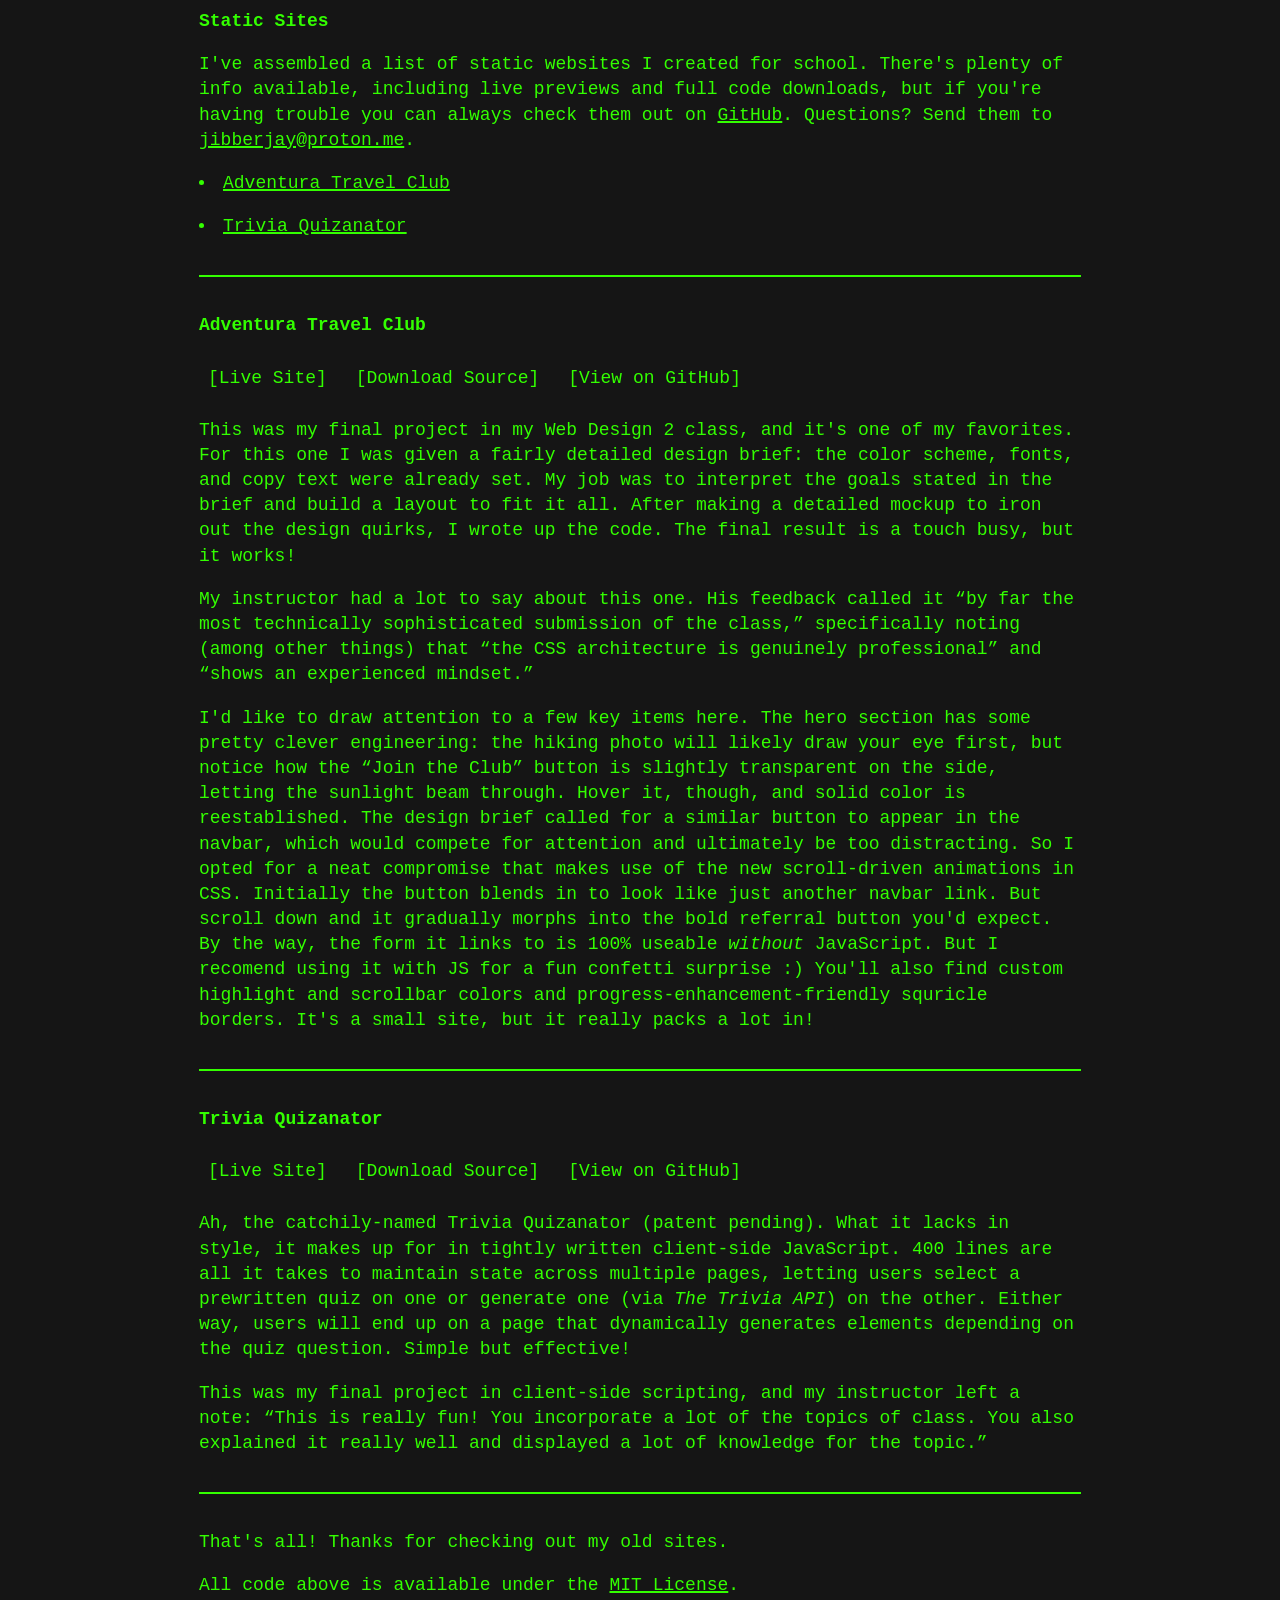
<file: index.html>
<!DOCTYPE html>
<html lang="en">
<head>

  <!-- Metadata -->
  <meta charset="UTF-8">
  <meta name="viewport" content="width=device-width,initial-scale=1.0">
  <link rel="icon" sizes="32x32" href="https://avatars.githubusercontent.com/u/170978782?size=32">
  <link rel="icon" sizes="96x96" href="https://avatars.githubusercontent.com/u/170978782?size=96">
  <title>Static Sites</title>

  <!-- CSS -->
  <style>
    *,
    *::before,
    *::after {
      box-sizing: border-box;
    }
    * {
      padding: 0;
      margin: 0;
      border: none;
    }
    :root {
      font-size: 112.5%;
      --green: #33ff00;
      --dark-green: #006400;
      --black: #151515;
    }
    html {
      background: var(--black);
      color: var(--green);
      color-scheme: dark;
      -webkit-text-size-adjust: 100%;
      text-size-adjust: 100%;
      -webkit-font-smoothing: antialiased;
    }
    :target {
      scroll-margin: 1rem;
    }
    ::selection {
      background: var(--dark-green);
      color: var(--black);
    }
    body {
      max-width: 50rem;
      min-height: 100svh;
      padding: 0.5rem;
      margin: auto;
      font-family: ui-monospace, monospace;
      line-height: 1.4;
      tab-size: 2;
      word-break: break-word;
      overflow-wrap: break-word;
    }
    * + * {
      margin: 0;
      margin-top: 1rem;
    }
    [disabled] {
      cursor: not-allowed;
    }
    [hidden]:not([hidden=until-found i]) {
      display: none !important;
    }
    svg {
      fill: currentColor;
    }
    h1,
    h2,
    h3,
    h4,
    h5,
    h6 {
      font-weight: bold;
      font-size: 1rem;
    }
    ul,
    ol {
      list-style-position: inside;
      list-style-type: none;
    }
    .list {
      list-style-type: disc;
    }
    hr {
      border-style: solid;
      border-width: 2px 0 0;
      margin-block: 2rem;
      color: inherit;
    }
    input,
    select,
    textarea,
    button {
      font: inherit;
    }
    input:is([type="checkbox"], [type="radio"], [type="submit"]),
    select,
    label[for],
    button {
      cursor: pointer;
    }
    .link {
      text-decoration-thickness: 2px;
    }
    .link, .link:link {
      color: var(--green);
    }
    .link:hover, .link:active {
      color: var(--dark-green);
    }
    .button {
      display: inline-block;
      padding: 0.5rem;
      text-decoration: none;
    }
    .button:before {
      content: "[";
      color: inherit;
    }
    .button:after {
      content: "]";
      color: inherit;
    }
    .button, .button:link {
      color: var(--green);
    }
    .button:hover, .button:active {
      color: var(--dark-green);
    }
  </style>

</head>
<body>
  <main>
    <h1>Static Sites</h1>
    <p>I've assembled a list of static websites I created for school. There's plenty of info available, including live previews and full code downloads, but if you're having trouble you can always check them out on <a class="link" href="https://github.com/Jibberjay/static-sites/" target="_blank">GitHub</a>. Questions? Send them to <a class="link" href="mailto:jibberjay&#64;proton&#46;me">jibberjay&#64;proton&#46;me</a>.</p>
    <ul class="list">
      <li>
        <a class="link" href="#adventura-travel-club">Adventura Travel Club</a>
      </li>
      <li>
        <a class="link" href="#trivia-quizanator">Trivia Quizanator</a>
      </li>
    </ul>
    <ul>
      <hr>
      <li>
        <article>
          <h2 id="adventura-travel-club">Adventura Travel Club</h2>
          <a class="button" target="_blank" href="./projects/adventura-travel-club/">Live Site</a>
          <a class="button" download href="./projects/adventura-travel-club.zip">Download Source</a>
          <a class="button" target="_blank" href="https://github.com/Jibberjay/static-sites/tree/main/projects/adventura-travel-club">View on GitHub</a>
          <p>This was my final project in my Web Design 2 class, and it's one of my favorites. For this one I was given a fairly detailed design brief: the color scheme, fonts, and copy text were already set. My job was to interpret the goals stated in the brief and build a layout to fit it all. After making a detailed mockup to iron out the design quirks, I wrote up the code. The final result is a touch busy, but it works!</p>
          <p>My instructor had a lot to say about this one. His feedback called it &ldquo;by far the most technically sophisticated submission of the class,&rdquo; specifically noting (among other things) that &ldquo;the CSS architecture is genuinely professional&rdquo; and &ldquo;shows an experienced mindset.&rdquo;</p>
          <p>I'd like to draw attention to a few key items here. The hero section has some pretty clever engineering: the hiking photo will likely draw your eye first, but notice how the &ldquo;Join the Club&rdquo; button is slightly transparent on the side, letting the sunlight beam through. Hover it, though, and solid color is reestablished. The design brief called for a similar button to appear in the navbar, which would compete for attention and ultimately be too distracting. So I opted for a neat compromise that makes use of the new scroll-driven animations in CSS. Initially the button blends in to look like just another navbar link. But scroll down and it gradually morphs into the bold referral button you'd expect. By the way, the form it links to is 100% useable <em>without</em> JavaScript. But I recomend using it with JS for a fun confetti surprise :) You'll also find custom highlight and scrollbar colors and progress-enhancement-friendly squricle borders. It's a small site, but it really packs a lot in!</p>
        </article>
      </li>
      <hr>
      <li>
        <article>
          <h2 id="trivia-quizanator">Trivia Quizanator</h2>
          <a class="button" target="_blank" href="./projects/trivia-quizanator/index.html">Live Site</a>
          <a class="button" download href="./projects/trivia-quizanator.zip">Download Source</a>
          <a class="button" target="_blank" href="https://github.com/Jibberjay/static-sites/tree/main/projects/trivia-quizanator">View on GitHub</a>
          <p>Ah, the catchily-named Trivia Quizanator (patent pending). What it lacks in style, it makes up for in tightly written client-side JavaScript. 400 lines are all it takes to maintain state across multiple pages, letting users select a prewritten quiz on one or generate one (via <em>The Trivia API</em>) on the other. Either way, users will end up on a page that dynamically generates elements depending on the quiz question. Simple but effective!</p>
          <p>This was my final project in client-side scripting, and my instructor left a note: &ldquo;This is really fun! You incorporate a lot of the topics of class. You also explained it really well and displayed a lot of knowledge for the topic.&rdquo;</p>
        </article>
      </li>
      <hr>
    </ul>
  </main>
  <footer>
    <p>That's all! Thanks for checking out my old sites.</p>
    <p>All code above is available under the <a class="link" href="https://github.com/Jibberjay/static-sites/blob/main/LICENSE">MIT License</a>.</p>
  </footer>
</body>
</html>
</file>
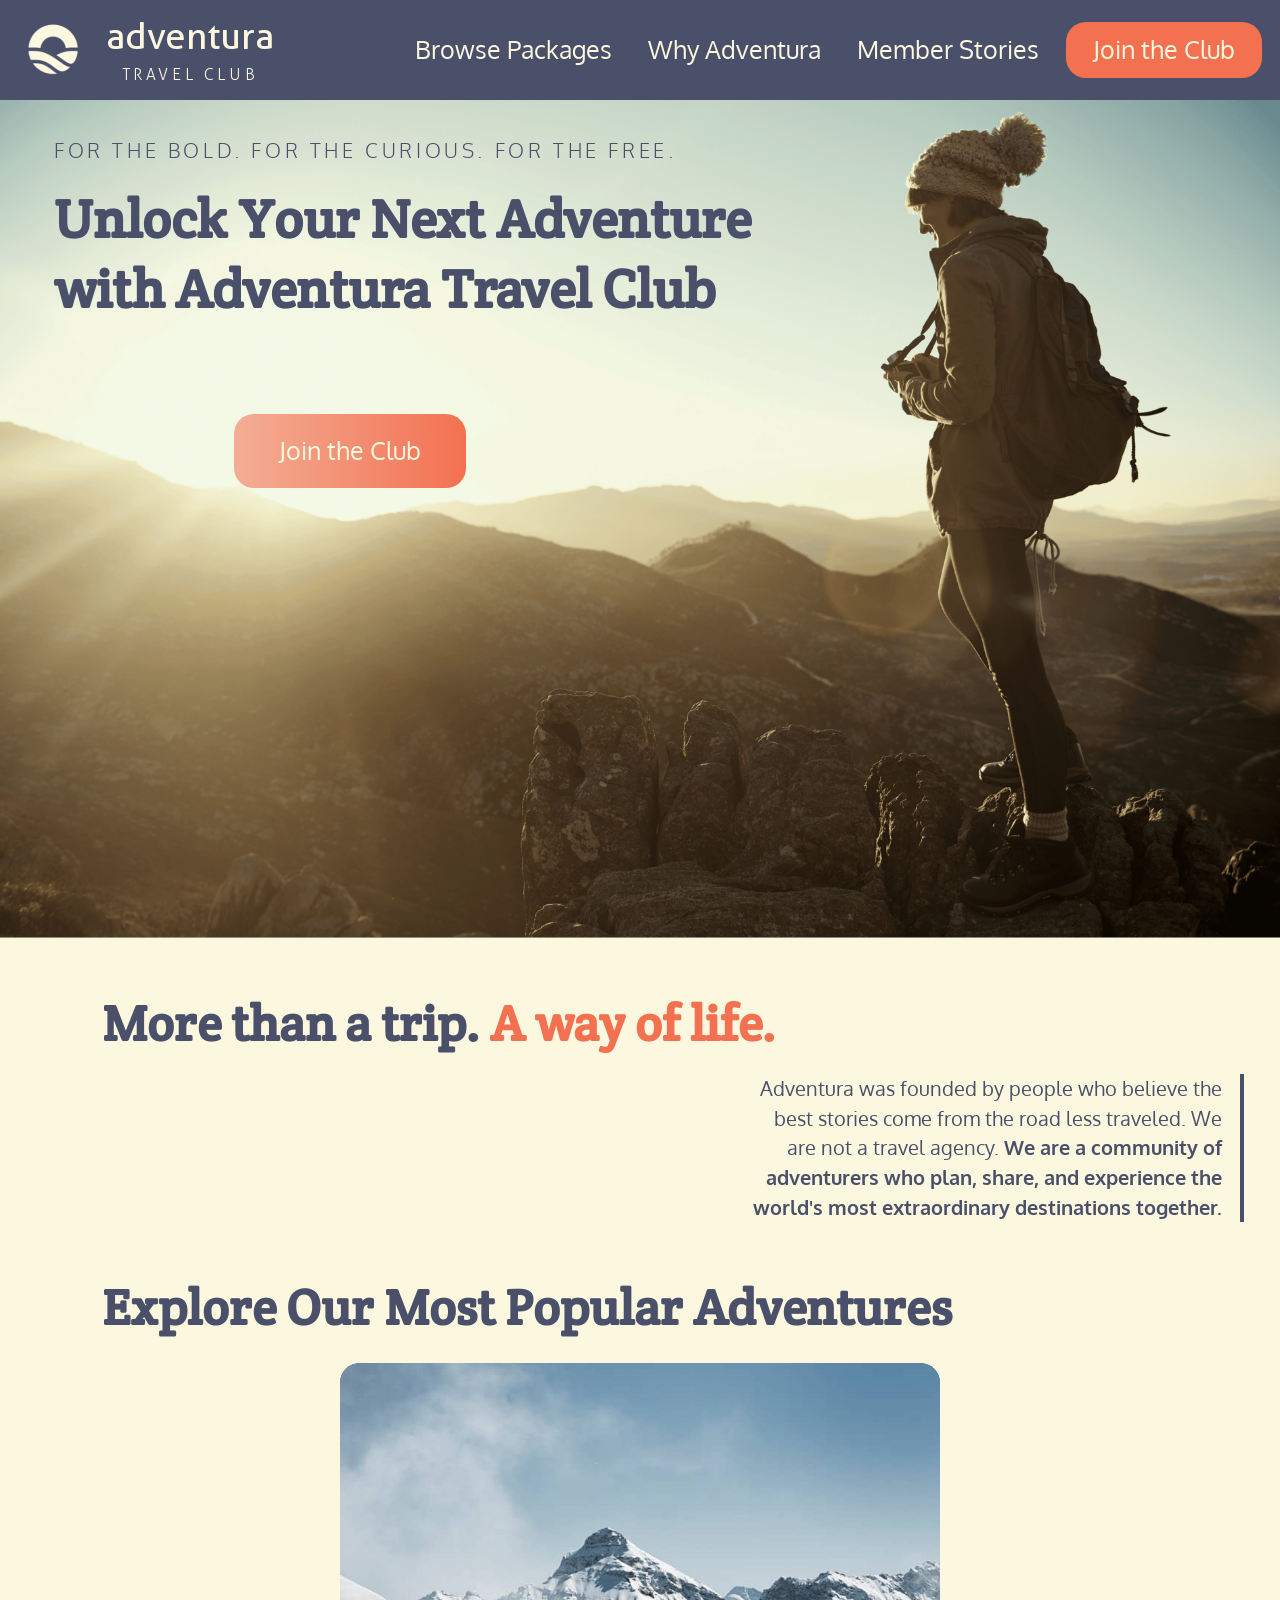
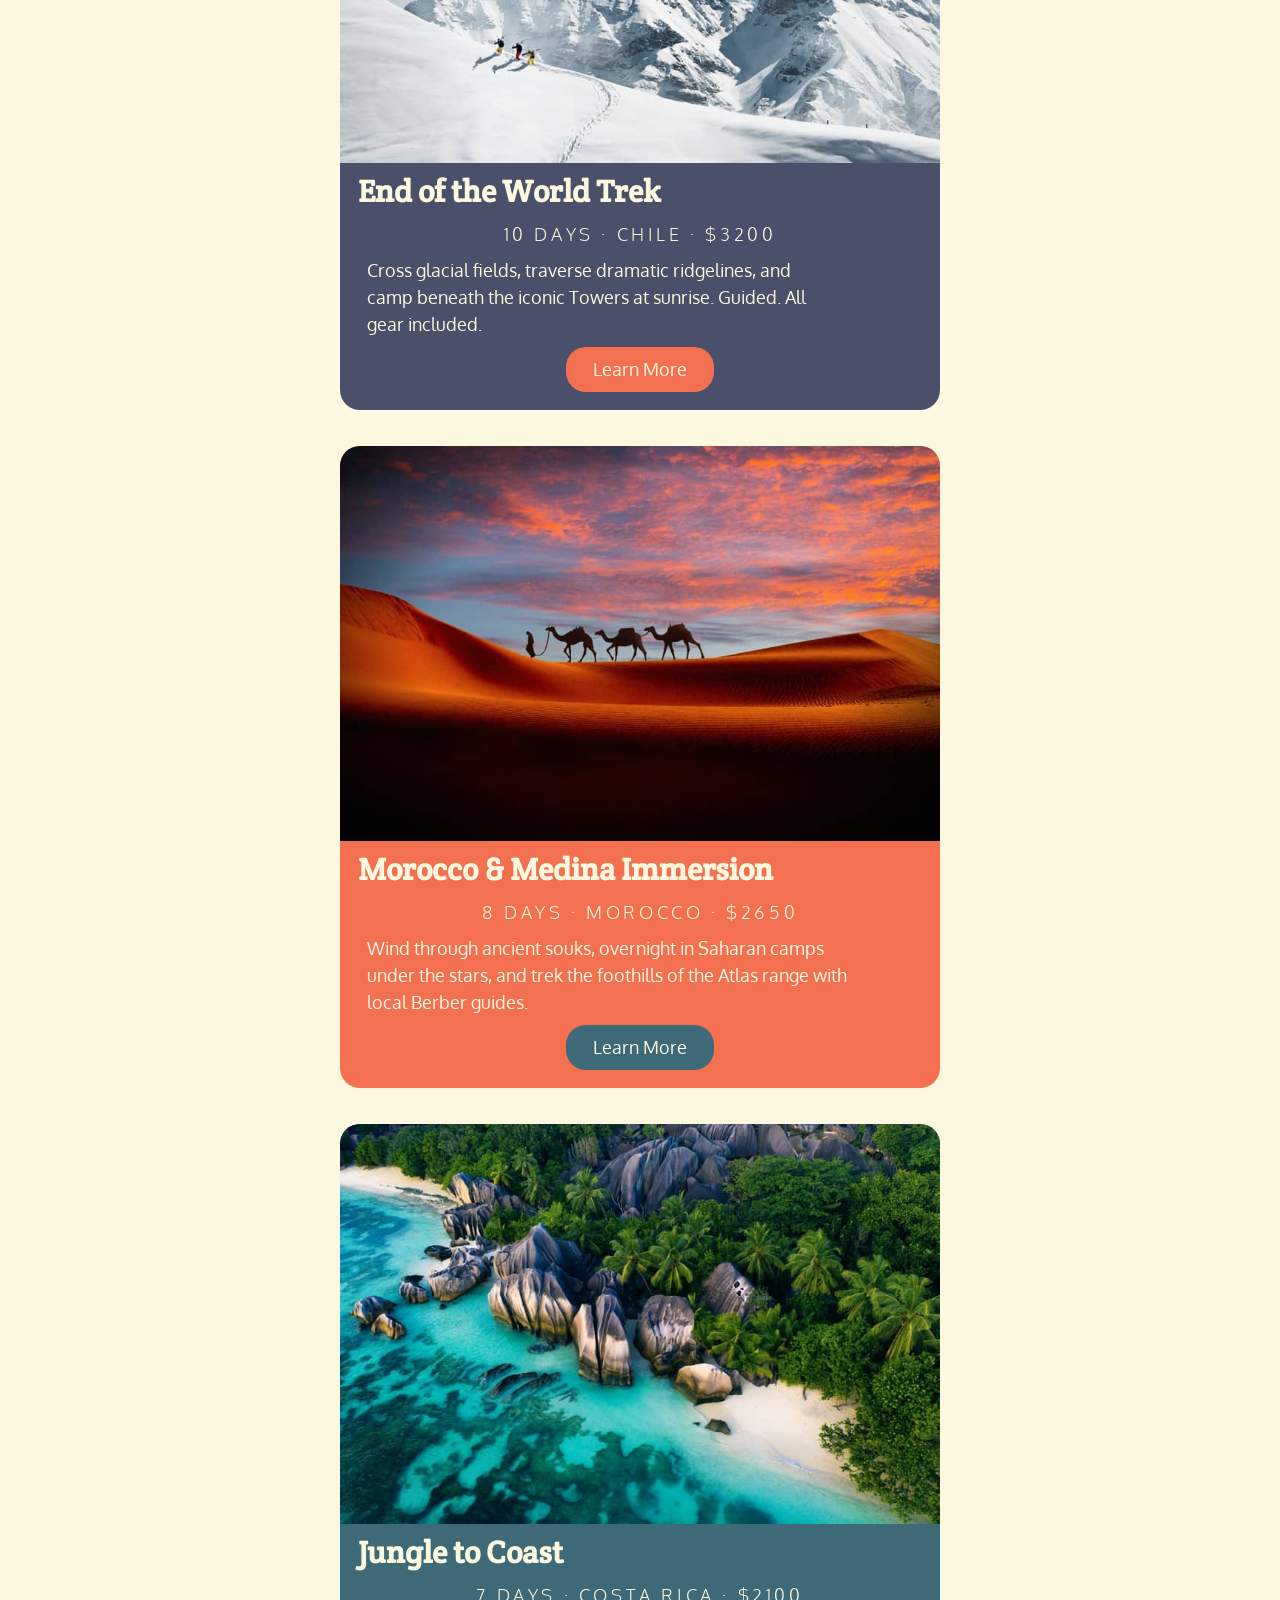
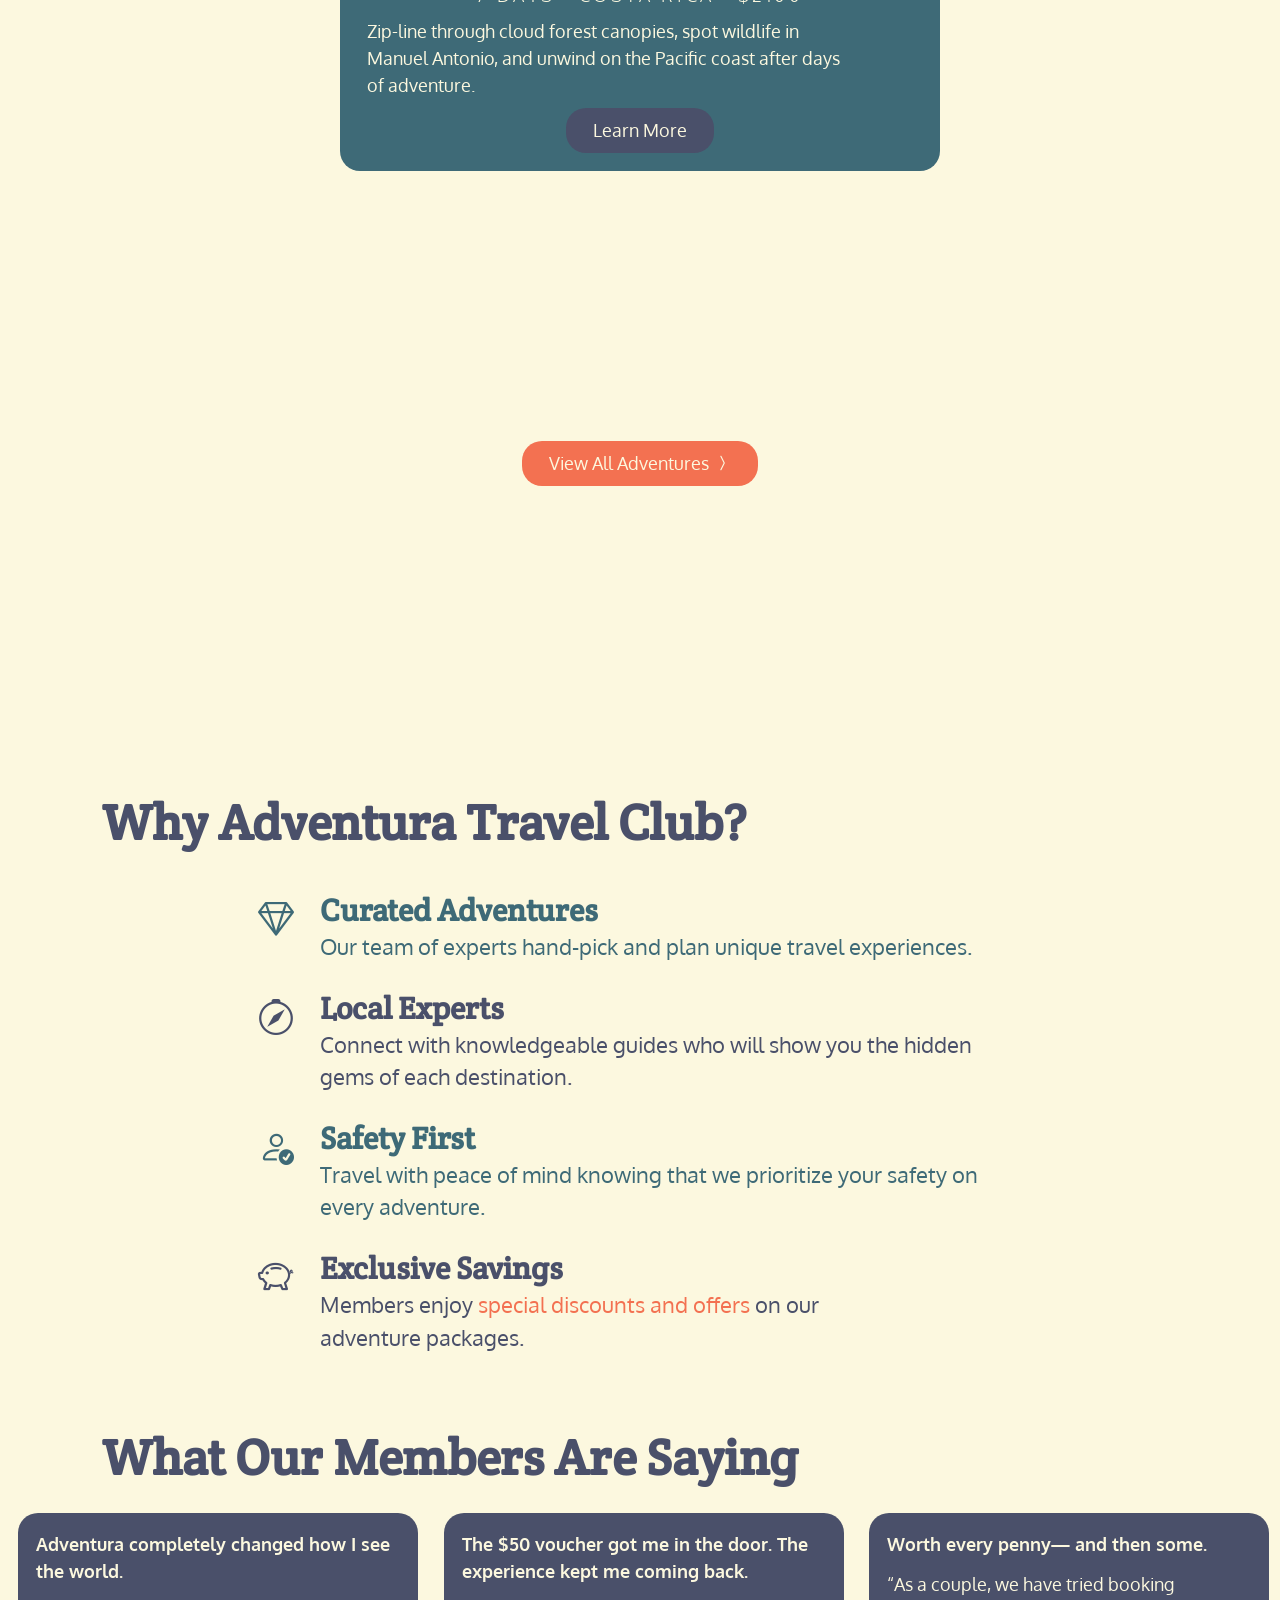
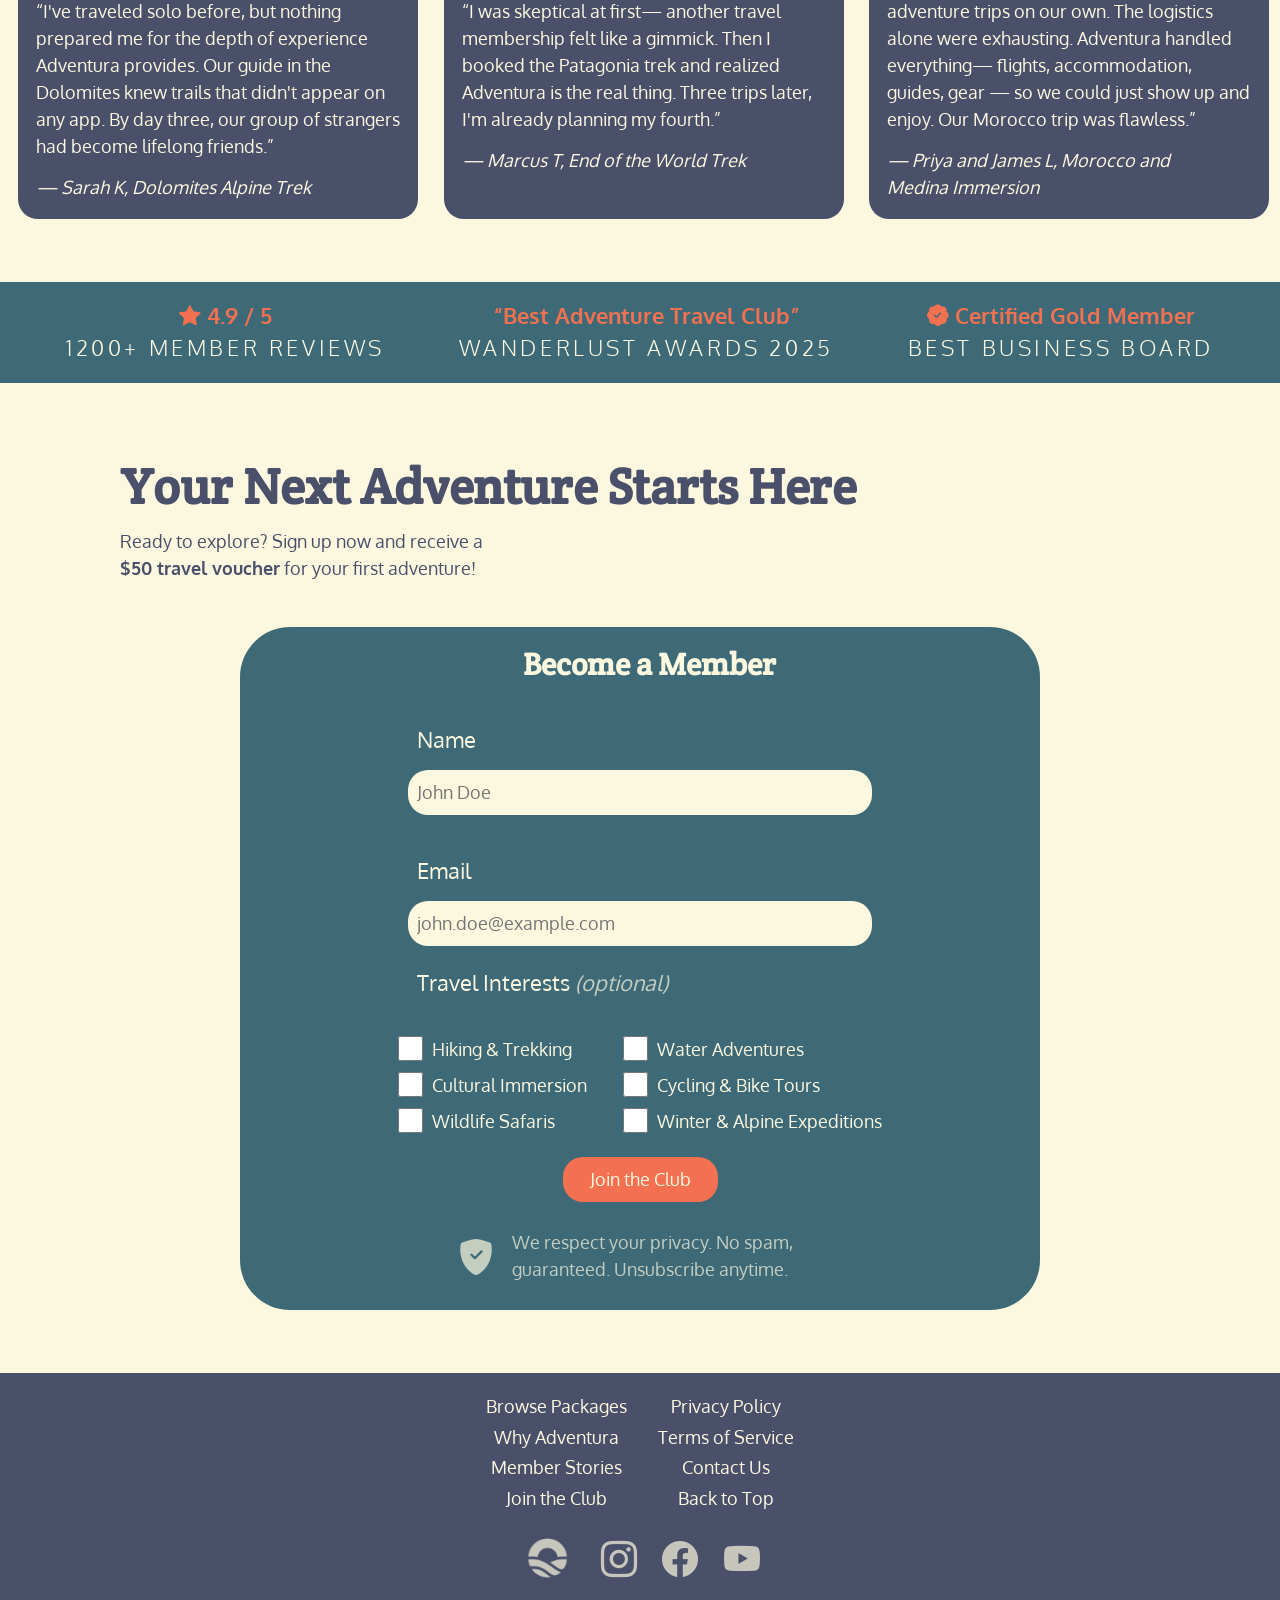
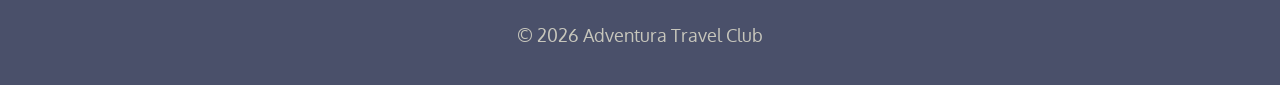
<file: projects/adventura-travel-club/index.html>
<!DOCTYPE html>
<html lang="en">
<head>

  <!-- Metadata -->
  <meta charset="UTF-8">
  <meta name="viewport" content="width=device-width, initial-scale=1.0">

  <!-- Title and favicon -->
  <title>Adventura Travel Club</title>
  <link rel="icon" href="./assets/adventura-travel-club-logo.png">

  <!-- Google Fonts -->
  <link rel="preconnect" href="https://fonts.googleapis.com">
  <link rel="preconnect" href="https://fonts.gstatic.com" crossorigin>
  <link href="https://fonts.googleapis.com/css2?family=Crete+Round&family=Oxygen:wght@300;400;700&display=swap" rel="stylesheet">

  <!-- Bootstrap Icons -->
  <link rel="stylesheet" href="https://cdn.jsdelivr.net/npm/bootstrap-icons@1.13.1/font/bootstrap-icons.min.css">

  <!-- CSS -->
  <link rel="stylesheet" href="./reset.css">
  <link rel="stylesheet" href="./styles.css">

</head>
<body>

  <!-- Header -->
  <header class="header">

    <!-- Header logo -->
    <a class="logo" href="#top">
      <img src="./assets/adventura-travel-club-logo.png" width="70" height="70" alt="Adventura Travel Club logo">
      <div class="logo-text">
        <div class="logo-text-heading">Adventura</div>
        <div class="logo-text-tagline">Travel Club</div>
      </div>
    </a>

    <!-- Navbar -->
    <nav class="navbar" aria-label="Primary navigation">
      <ul>
        <li>
          <a href="#adventures">Browse Packages</a>
        </li>
        <li>
          <a href="#benefits">Why Adventura</a>
        </li>
        <li>
          <a href="#testimonials">Member Stories</a>
        </li>
        <li class="navbar-button">
          <a href="#join">Join the Club</a>
        </li>
      </ul>
    </nav>

    <!-- Mobile menu -->
    <button class="bi bi-list navbar-toggle" aria-label="Open menu" popovertarget="mobile-header" popovertargetaction="show"></button>
    <div class="header" id="mobile-header" popover="auto">
      <div>
        <img src="./assets/adventura-travel-club-logo.png" width="70" height="70" alt="Adventura Travel Club logo">
        <button class="bi bi-x-lg navbar-toggle" aria-label="Close menu" popovertarget="mobile-header" popovertargetaction="hide"></button>
      </div>
      <nav class="mobile-navbar" aria-label="Primary navigation">
        <ul>
          <li>
            <a href="#adventures" onclick="document.getElementById('mobile-header').hidePopover();">Browse Packages</a>
          </li>
          <li>
            <a href="#benefits" onclick="document.getElementById('mobile-header').hidePopover();">Why Adventura</a>
          </li>
          <li>
            <a href="#testimonials" onclick="document.getElementById('mobile-header').hidePopover();">Member Stories</a>
          </li>
          <li class="mobile-navbar-button">
            <a href="#join" onclick="document.getElementById('mobile-header').hidePopover();">Join the Club</a>
          </li>
        </ul>
      </nav>
    </div>
  </header>

  <main class="body-font color-primary-dark bg-primary-light">

    <!-- Hero -->
    <section class="hero">
      <h1>Unlock Your Next Adventure with Adventura Travel Club</h1>
      <p class="hero-tagline">For the bold. For the curious. For the free.</p>
      <a class="hero-button" href="#join">Join the Club</a>
    </section>

    <!-- Brief info -->
    <section>
      <h2>More than a trip. <span class="color-primary-em selection-primary-dark">A way of life.</span></h2>
      <p class="callout right">Adventura was founded by people who believe the best stories come from the road less traveled. We are not a travel agency. <strong>We are a community of adventurers who plan, share, and experience the world's most extraordinary destinations together.</strong></p>
    </section>

    <!-- Adventures -->
    <section>
      <h2 id="adventures">Explore Our Most Popular Adventures</h2>
      <div class="card-grid pad">
        <article class="card round bg-primary-dark color-primary-light">
          <h3 class="selection-primary-em">End of the World Trek</h3>
          <p class="tagline center selection-primary-em">10 Days &middot; Chile &middot; $3200</p>
          <img class="top selection-primary-em" src="./assets/end-of-the-world-trek.jpg" width="810" height="540" alt="Towering snow-capped mountains rise above three intrepid hikers traversing a massive glacier">
          <p class="textpad selection-primary-em">Cross glacial fields, traverse dramatic ridgelines, and camp beneath the iconic Towers at sunrise. Guided. All gear included.</p>
          <button class="button bottomgap bg-primary-em color-primary-light" onclick="alert('To learn more, join Adventura Travel Club!');">Learn More</button>
        </article>
        <article class="card round bg-primary-em color-primary-light">
          <h3 class="selection-secondary-dark">Morocco & Medina Immersion</h3>
          <p class="tagline center selection-secondary-dark">8 Days &middot; Morocco &middot; $2650</p>
          <img class="top selection-secondary-dark" src="./assets/morocco-medina-immersion.jpg" width="810" height="534" alt="An arid desert landscape, backed by the orange hue of the setting sun">
          <p class="textpad selection-secondary-dark">Wind through ancient souks, overnight in Saharan camps under the stars, and trek the foothills of the Atlas range with local Berber guides.</p>
          <button class="button bottomgap bg-secondary-dark color-primary-light" onclick="alert('To learn more, join Adventura Travel Club!');">Learn More</button>
        </article>
        <article class="card round bg-secondary-dark color-primary-light">
          <h3 class="selection-primary-dark">Jungle to Coast</h3>
          <p class="tagline center selection-primary-dark">7 Days &middot; Costa Rica &middot; $2100</p>
          <img class="top selection-primary-dark" src="./assets/jungle-to-coast.jpg" width="810" height="540" alt="Stunningly smooth rock formations rise out of green-blue waters of a jungle coast">
          <p class="textpad selection-primary-dark">Zip-line through cloud forest canopies, spot wildlife in Manuel Antonio, and unwind on the Pacific coast after days of adventure.</p>
          <button class="button bottomgap bg-primary-dark color-primary-light" onclick="alert('To learn more, join Adventura Travel Club!');">Learn More</button>
        </article>
        <article class="card">
          <button class="button bg-primary-em color-primary-light" onclick="alert('To see more adventures, join Adventura Travel Club!');">View All Adventures <span class="bi bi-chevron-compact-right"></span></button>
        </article>
      </div>
    </section>

    <!-- Benefits -->
    <section>
      <h2 id="benefits">Why Adventura Travel Club?</h2>
      <ul class="centerlist pad flex column">
        <li class="flex row color-secondary-dark">
          <i class="bi bi-gem double" aria-hidden="true"></i>
          <div>
            <h3>Curated Adventures</h3>
            <p class="dynamo">Our team of experts hand-pick and plan unique travel experiences.</p>
          </div>
        </li>
        <li class="flex row">
          <i class="bi bi-compass double" aria-hidden="true"></i>
          <div>
            <h3>Local Experts</h3>
            <p class="dynamo">Connect with knowledgeable guides who will show you the hidden gems of each destination.</p>
          </div>
        </li>
        <li class="flex row color-secondary-dark">
          <i class="bi bi-person-check double" aria-hidden="true"></i>
          <div>
            <h3>Safety First</h3>
            <p class="dynamo">Travel with peace of mind knowing that we prioritize your safety on every adventure.</p>
          </div>
        </li>
        <li class="flex row">
          <i class="bi bi-piggy-bank double" aria-hidden="true"></i>
          <div>
            <h3>Exclusive Savings</h3>
            <p class="dynamo">Members enjoy <a class="link color-primary-em selection-primary-dark" href="#:~:text=Sign%20up%20now%20and%20receive%20a%20%2450%20travel%20voucher%20for%20your%20first%20adventure%21">special discounts and offers</a> on our adventure packages.</p>
          </div>
        </li>
      </ul>
    </section>

    <!-- Testimonials -->
    <section>
      <h2 id="testimonials">What Our Members Are Saying</h2>
      <div class="flex row horiz pad">
        <article class="text-card pad round bg-primary-dark color-primary-light">
          <p><strong>Adventura completely changed how I see the world.</strong></p>
          <p>&ldquo;I've traveled solo before, but nothing prepared me for the depth of experience Adventura provides. Our guide in the Dolomites knew trails that didn't appear on any app. By day three, our group of strangers had become lifelong friends.&rdquo;</p>
          <p><em>&mdash; Sarah K, Dolomites Alpine Trek</em></p>
        </article>
        <article class="text-card pad round bg-primary-dark color-primary-light">
          <p><strong>The $50 voucher got me in the door. The experience kept me coming back.</strong></p>
          <p>&ldquo;I was skeptical at first&mdash; another travel membership felt like a gimmick. Then I booked the Patagonia trek and realized Adventura is the real thing. Three trips later, I'm already planning my fourth.&rdquo;</p>
          <p><em>&mdash; Marcus T, End of the World Trek</em></p>
        </article>
        <article class="text-card pad round bg-primary-dark color-primary-light">
          <p><strong>Worth every penny&mdash; and then some.</strong></p>
          <p>&ldquo;As a couple, we have tried booking adventure trips on our own. The logistics alone were exhausting. Adventura handled everything&mdash; flights, accommodation, guides, gear — so we could just show up and enjoy. Our Morocco trip was flawless.&rdquo;</p>
          <p><em>&mdash; Priya and James L, Morocco and Medina Immersion</em></p>
        </article>
      </div>
      <div class="flex flex-space row row-collapse pad topgap bg-secondary-dark">
        <div class="center dynamo">
          <p class="color-primary-em"><strong class="selection-primary-dark"><i class="bi bi-star-fill inline" aria-label="Stars"></i> 4.9 / 5</strong></p>
          <p class="tagline color-primary-light">1200+ Member Reviews</p>
        </div>
        <div class="center dynamo">
          <p class="color-primary-em"><strong class="selection-primary-dark">&ldquo;Best Adventure Travel Club&rdquo;</strong></p>
          <p class="tagline color-primary-light">Wanderlust Awards 2025</p>
        </div>
        <div class="center dynamo">
          <p class="color-primary-em"><strong class="selection-primary-dark"><i class="bi bi-patch-check-fill inline" aria-label="Stars"></i> Certified Gold Member</strong></p>
          <p class="tagline color-primary-light">Best Business Board</p>
        </div>
      </div>
    </section>

    <!-- Join -->
    <section class="pad">
      <h2 id="join">Your Next Adventure Starts Here</h2>
      <p class="headalign">Ready to explore? Sign up now and receive a <strong>$50 travel voucher</strong> for your first adventure!</p>
      
      <!-- Primary form -->
      <form class="centerlist x-round x-gap bg-secondary-dark color-primary-light" method="GET" action="./submission.html">
        <h3 class="center pad">Become a Member</h3>
        <div class="form-fieldset">
          <label class="form-label" for="name">Name</label>
          <input class="form-input round bg-primary-light color-primary-dark" type="text" name="name" id="name" placeholder="John Doe" required>
        </div>
        <div class="form-fieldset">
          <label class="form-label" for="email">Email</label>
          <input class="form-input round bg-primary-light color-primary-dark" type="email" name="email" id="email" placeholder="john.doe@example.com" required>
        </div>
        <fieldset class="form-fieldset">
          <legend class="form-label">Travel Interests <em class="light">(optional)</em></legend>
          <div class="form-control-split">
            <div>
              <div class="flex row smallgap">
                <input class="form-checkbox" type="checkbox" id="interest-1" name="interest-1">
                <label for="interest-1">Hiking & Trekking</label>
              </div>
              <div class="flex row smallgap">
                <input class="form-checkbox" type="checkbox" id="interest-2" name="interest-2">
                <label for="interest-2">Cultural Immersion</label>
              </div>
              <div class="flex row smallgap">
                <input class="form-checkbox" type="checkbox" id="interest-3" name="interest-3">
                <label for="interest-3">Wildlife Safaris</label>
              </div>
            </div>
            <div>
              <div class="flex row smallgap">
                <input class="form-checkbox" type="checkbox" id="interest-4" name="interest-4">
                <label for="interest-4">Water Adventures</label>
              </div>
              <div class="flex row smallgap">
                <input class="form-checkbox" type="checkbox" id="interest-5" name="interest-5">
                <label for="interest-5">Cycling & Bike Tours</label>
              </div>
              <div class="flex row smallgap">
                <input class="form-checkbox" type="checkbox" id="interest-6" name="interest-6">
                <label for="interest-6">Winter & Alpine Expeditions</label>
              </div>
            </div>
          </div>
        </fieldset>
        <input class="button bg-primary-em color-primary-light" type="submit" value="Join the Club">
        <div class="infobox light hoverlight">
          <i class="bi bi-shield-fill-check" aria-hidden="true"></i>
          <p>We respect your privacy. No spam, guaranteed. Unsubscribe anytime.</p>
        </div>
      </form>

    </section>
    
  </main>

  <!-- Footer -->
  <footer class="footer">
    <nav aria-label="Sitemap navigation">
      <ul>
        <div>
          <li>
            <a class="link" href="#adventures">Browse Packages</a>
          </li>
          <li>
            <a class="link" href="#benefits">Why Adventura</a>
          </li>
          <li>
            <a class="link" href="#testimonials">Member Stories</a>
          </li>
          <li>
            <a class="link" href="#join">Join the Club</a>
          </li>
        </div>
        <div>
          <li>
            <a class="link" href="./">Privacy Policy</a>
          </li>
          <li>
            <a class="link" href="./">Terms of Service</a>
          </li>
          <li>
            <a class="link" href="./">Contact Us</a>
          </li>
          <li>
            <a class="link" href="#top">Back to Top</a>
          </li>
        </div>
      </ul>
    </nav>
    <ul class="flex flex-align row pad">
      <li>
        <a href="#top"><img class="light hoverlight" src="./assets/adventura-travel-club-logo.png" width="55" height="55" alt="Adventura Travel Club logo" title="Official Website"></a>
      </li>
      <li>
        <a target="_blank" rel="noreferrer noopener" href="https://www.instagram.com/"><i class="bi bi-instagram double light hoverlight" title="Instagram"></i></a>
      </li>
      <li>
        <a target="_blank" rel="noreferrer noopener" href="https://www.facebook.com/"><i class="bi bi-facebook double light hoverlight" title="Facebook"></i></a>
      </li>
      <li>
        <a target="_blank" rel="noreferrer noopener" href="https://www.youtube.com/"><i class="bi bi-youtube double light hoverlight" title="YouTube"></i></a>
      </li>
    </ul>
    <p><small class="light hoverlight">&copy; 2026 Adventura Travel Club</small></p>
  </footer>
  
</body>
</html>
</file>
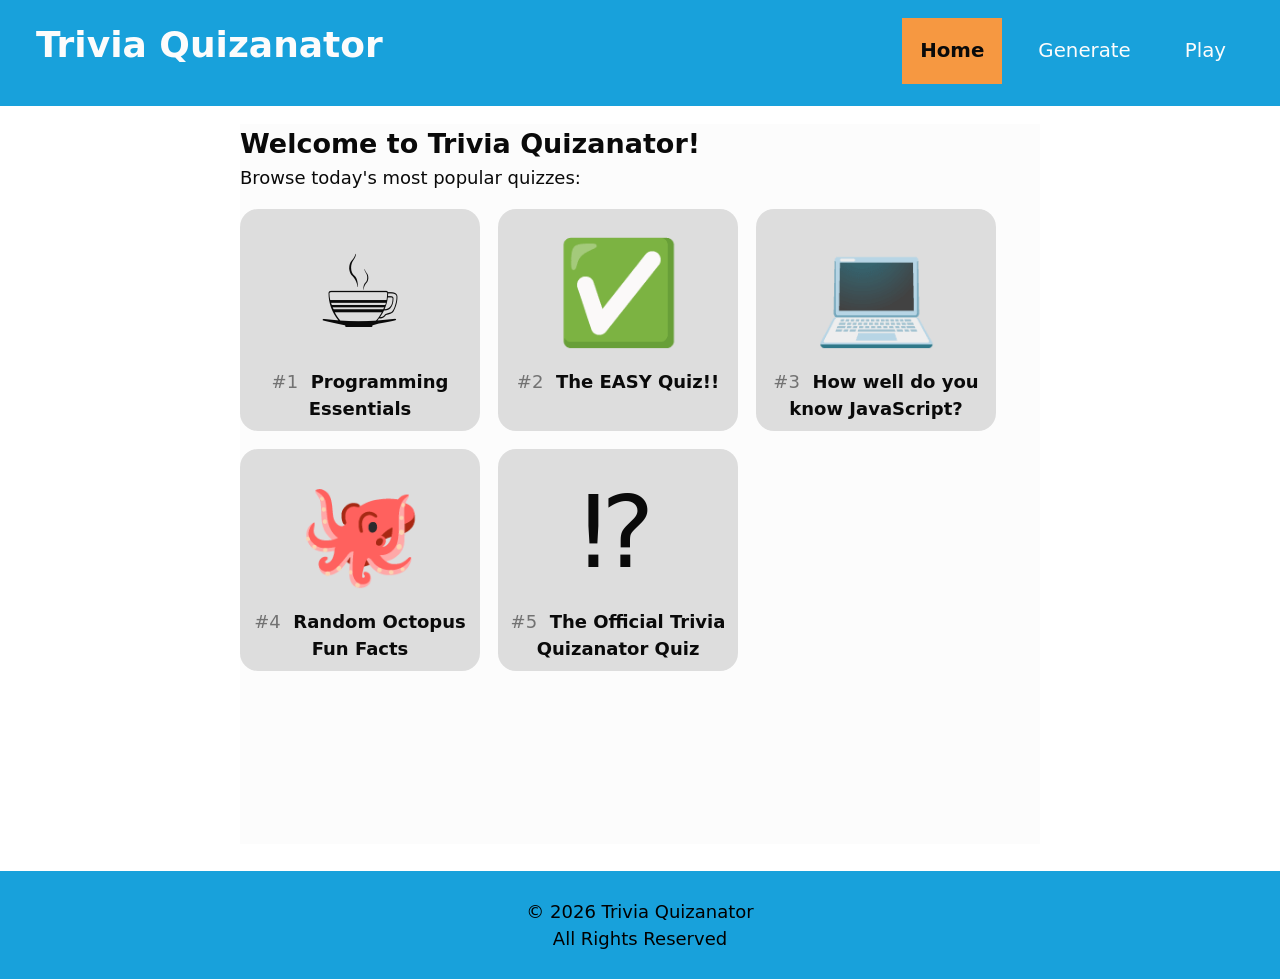
<file: projects/trivia-quizanator/index.html>
<!DOCTYPE html>
<html lang="en">
<head>

  <!-- Metadata -->
  <meta charset="UTF-8">
  <meta name="viewport" content="width=device-width, initial-scale=1.0">

  <!-- Page title -->
  <title>Home | Trivia Quizanator</title>

  <!-- CSS -->
  <link rel="stylesheet" href="./reset.css">
  <link rel="stylesheet" href="./styles.css">

</head>
<body>

  <!-- Header -->
  <header>
    <h1>Trivia Quizanator</h1>
    <nav>
      <ul>
        <li>
          <a href="./index.html" class="active">Home</a>
        </li>
        <li>
          <a href="./generate.html">Generate</a>
        </li>
        <li>
          <a href="./play.html">Play</a>
        </li>
      </ul>
    </nav>
  </header>

  <!-- Page content -->
  <main>
    <h2>Welcome to Trivia Quizanator!</h2>
    <p>Browse today's most popular quizzes:</p>
    <div id="popular-quiz-grid" class="gap grid">
      <!-- Quiz items are generated by JS -->
    </div>
  </main>

  <!-- Footer -->
  <footer>
    <p>&copy; 2026 Trivia Quizanator</p>
    <p>All Rights Reserved</p>
  </footer>

  <!-- JavaScript -->
  <script src="main.js"></script>
  
</body>
</html>
</file>
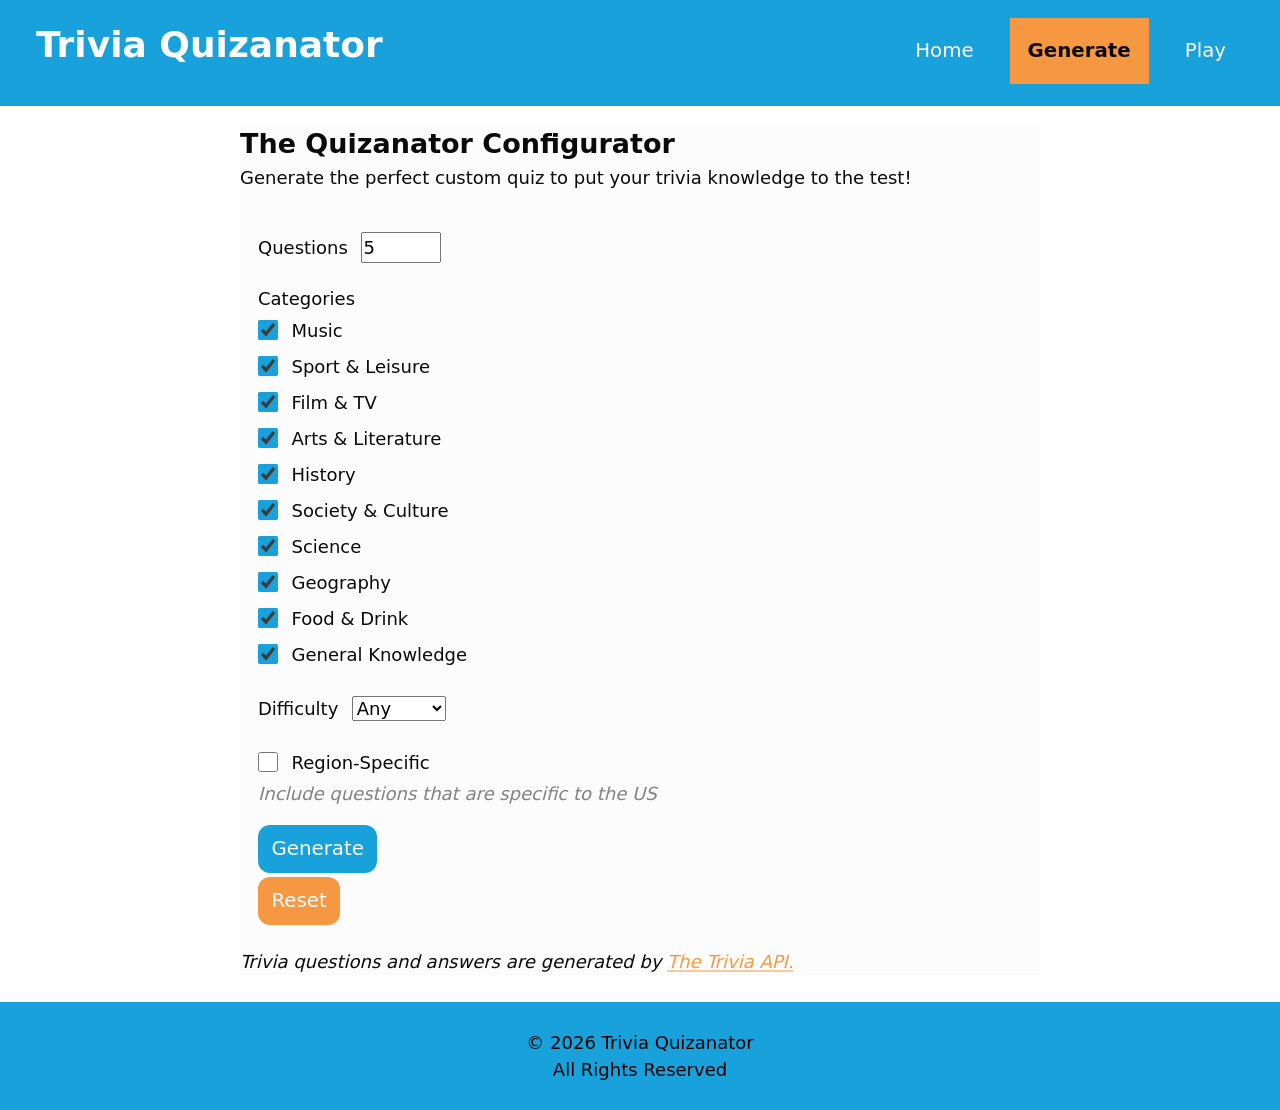
<file: projects/trivia-quizanator/generate.html>
<!DOCTYPE html>
<html lang="en">
<head>

  <!-- Metadata -->
  <meta charset="UTF-8">
  <meta name="viewport" content="width=device-width, initial-scale=1.0">

  <!-- Page title -->
  <title>Generate | Trivia Quizanator</title>

  <!-- CSS -->
  <link rel="stylesheet" href="./reset.css">
  <link rel="stylesheet" href="./styles.css">

</head>
<body>

  <!-- Header -->
  <header>
    <h1>Trivia Quizanator</h1>
    <nav>
      <ul>
        <li>
          <a href="./index.html">Home</a>
        </li>
        <li>
          <a href="./generate.html" class="active">Generate</a>
        </li>
        <li>
          <a href="./play.html">Play</a>
        </li>
      </ul>
    </nav>
  </header>

  <!-- Page content -->
  <main>
    <h2>The Quizanator Configurator</h2>
    <p>Generate the perfect custom quiz to put your trivia knowledge to the test!</p>

    <form class="pad" method="GET" action="./play.html">

      <input type="hidden" id="generated" name="generated" value="true">
      <input type="hidden" id="session-id" name="sessionID" value="">

      <div class="pair gap">
        <label for="number">Questions</label>
        <input type="number" id="number" name="number" value="5" min="1" max="15" step="1" required>
      </div>

      <fieldset>
        <legend>Categories</legend>
        <div class="pair">
          <input type="checkbox" id="music" name="music" checked>
          <label for="music">Music</label>
        </div>
        <div class="pair">
          <input type="checkbox" id="sport_and_leisure" name="sport_and_leisure" checked>
          <label for="sport_and_leisure">Sport & Leisure</label>
        </div>
        <div class="pair">
          <input type="checkbox" id="film_and_tv" name="film_and_tv" checked>
          <label for="film_and_tv">Film & TV</label>
        </div>
        <div class="pair">
          <input type="checkbox" id="arts_and_literature" name="arts_and_literature" checked>
          <label for="arts_and_literature">Arts & Literature</label>
        </div>
        <div class="pair">
          <input type="checkbox" id="history" name="history" checked>
          <label for="history">History</label>
        </div>
        <div class="pair">
          <input type="checkbox" id="society_and_culture" name="society_and_culture" checked>
          <label for="society_and_culture">Society & Culture</label>
        </div>
        <div class="pair">
          <input type="checkbox" id="science" name="science" checked>
          <label for="science">Science</label>
        </div>
        <div class="pair">
          <input type="checkbox" id="geography" name="geography" checked>
          <label for="geography">Geography</label>
        </div>
        <div class="pair">
          <input type="checkbox" id="food_and_drink" name="food_and_drink" checked>
          <label for="food_and_drink">Food & Drink</label>
        </div>
        <div class="pair">
          <input type="checkbox" id="general_knowledge" name="general_knowledge" checked>
          <label for="general_knowledge">General Knowledge</label>
        </div>
      </fieldset>

      <div class="pair gap">
        <label for="difficulty">Difficulty</label>
        <select name="difficulty" id="difficulty" required>
          <option value="all">Any</option>
          <option value="easy">Easy</option>
          <option value="medium">Medium</option>
          <option value="hard">Hard</option>
        </select>
      </div>

      <div class="gap">
        <div class="pair">
          <input type="checkbox" id="region" name="region">
          <label for="region">Region-Specific</label>
        </div>
        <p class="italic light">Include questions that are specific to the US</p>
      </div>

      <input class="button active" type="submit" value="Generate">
      <input class="button" type="reset" value="Reset">

    </form>

    <p><em>Trivia questions and answers are generated by <a class="link" href="https://the-trivia-api.com/" target="_blank" rel="noreferrer noopener">The Trivia API.</a></em></p>
  </main>

  <!-- Footer -->
  <footer>
    <p>&copy; 2026 Trivia Quizanator</p>
    <p>All Rights Reserved</p>
  </footer>

  <!-- JavaScript -->
  <script src="./main.js"></script>
  
</body>
</html>
</file>
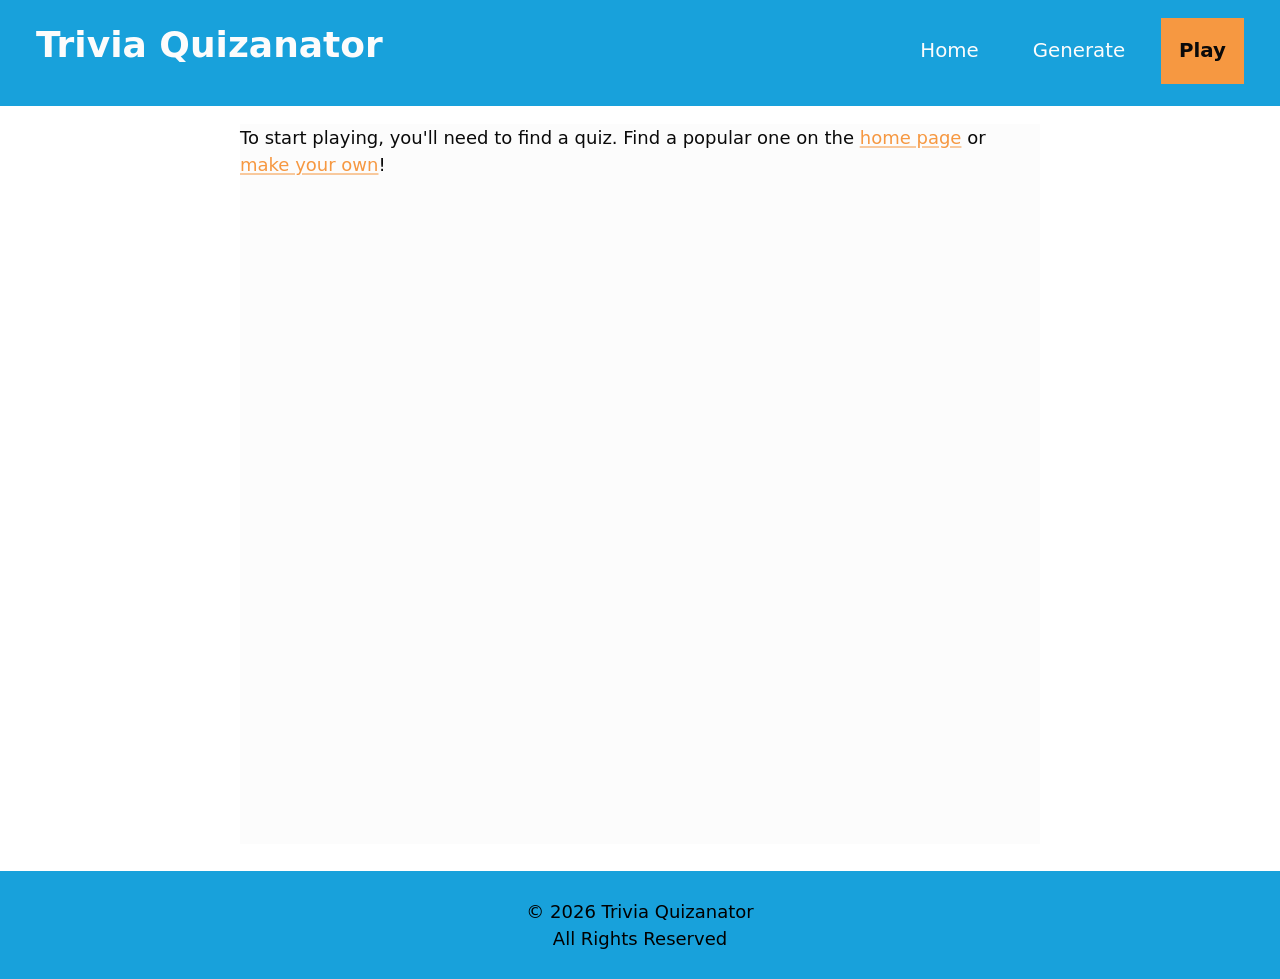
<file: projects/trivia-quizanator/play.html>
<!DOCTYPE html>
<html lang="en">
<head>

  <!-- Metadata -->
  <meta charset="UTF-8">
  <meta name="viewport" content="width=device-width, initial-scale=1.0">

  <!-- Page title -->
  <title>Play | Trivia Quizanator</title>

  <!-- CSS -->
  <link rel="stylesheet" href="./reset.css">
  <link rel="stylesheet" href="./styles.css">

</head>
<body>

  <!-- Header -->
  <header>
    <h1>Trivia Quizanator</h1>
    <nav>
      <ul>
        <li>
          <a href="./index.html">Home</a>
        </li>
        <li>
          <a href="./generate.html">Generate</a>
        </li>
        <li>
          <a href="./play.html" class="active">Play</a>
        </li>
      </ul>
    </nav>
  </header>

  <!-- Page content -->
  <main>
    
    <section id="quizanator">
      <p id="loading" hidden>Loading...</p>
      <div id="question" hidden>
        <h2 id="question-name">Question Title</h2>
        <div id="question-options">
          <!-- Question checkboxes are dynamically generated -->
        </div>
        <button class="button gap" id="question-button">Next</button>
        <progress id="question-progress" max="5" value="0">1 / 5</progress>
      </div>
      <div id="results" hidden>
        <h2 id="results-message">Results Title</h2>
        <p id="results-details">You got 1 out 5 correct</p>
        <p>Playing: <span class="italic" id="results-challenge">Quiz Name</span></p>
        <ul>
          <li>
            <button class="link" id="results-button">Replay</button>
          </li>
          <li>
            <a class="link" href="./index.html">View More Quizzes</a>
          </li>
          <li>
            <a class="link" href="./generate.html">Build Your Own</a>
          </li>
        </ul>
      </div>
    </section>

  </main>

  <!-- Footer -->
  <footer>
    <p>&copy; 2026 Trivia Quizanator</p>
    <p>All Rights Reserved</p>
  </footer>

  <!-- JavaScript -->
  <script src="./main.js"></script>
  
</body>
</html>
</file>
<file: projects/adventura-travel-club/styles.css>
/* styles.css */


/* Self-hosted fonts */
@font-face {
  font-family: "Aller";
  src: url("./fonts/aller-regular.ttf");
  font-weight: 400;
  font-style: normal;
  font-display: swap;
}
@font-face {
  font-family: "Aller Light";
  src: url("./fonts/aller-light.ttf");
  font-weight: 300;
  font-style: normal;
  font-display: swap;
}

/* Design tokens */
:root {

  /* Fonts */
  --logo-font: "Aller", "Aptos", sans-serif;
  --logo-light-font: "Aller Light", "Aptos Light", sans-serif;
  --heading-font: "Crete Round", "Rockwell", serif;
  --body-font: "Oxygen", "Corbel", "Calibri", sans-serif;

  /* Colors */
  --primary-dark: #4a506a;
  --primary-light: #fcf8df;
  --primary-em: #f37151;
  --secondary-dark: #3e6a77;
  --secondary-light: #ff9251;
  --secondary-em: #0098c9;

  /* Border radius */
  --radius-normal: 20px;

}

/* Defaults */
:root {
  --radius-multiplier: 1;
  --radius: calc(var(--radius-normal) * var(--radius-multiplier));
}
@supports (corner-shape: squircle) {
  :root {
    --radius-multiplier: 2;
  }
}
html {
  max-width: 100%;
  overflow-x: hidden;
  scrollbar-color: var(--primary-em) var(--primary-dark);
  scroll-timeline-name: --page-scroll;
}
::selection {
  background-color: var(--primary-em);
}
::backdrop {
  backdrop-filter: brightness(50%);
}
::target-text {
  background-color: var(--secondary-em);
  color: var(--primary-light);
}
h1, h2, h3, h4, h5, h6 {
  line-height: 1.3;
  font-family: var(--heading-font);
  font-weight: 700;
  font-style: normal;
}
h1 {
  font-size: clamp(2.5rem, 5vw, 3rem);
}
h2 {
  font-size: clamp(2.25rem, 5vw, 2.75rem);
  margin-top: clamp(1rem, 6vw, 3rem);
  margin-left: clamp(1.5rem, 8vw, 6rem);
  margin-bottom: 0.25rem;
}
h3 {
  font-size: clamp(1.5rem, 4vw, 1.7rem);
  margin-left: 1rem;
}
label,
input,
legend {
  display: block;
}
fieldset,
button,
input {
  border: none;
}
button,
input[type="submit"] {
  cursor: pointer;
}
i.bi {
  display: block;
}
button.bi {
  background: none;
  border-radius: 0;
  color: currentColor;
}
.inline {
  display: inline !important;
}

/* Composition */
.pad {
  padding: 1rem;
}
.textpad {
  padding-left: 1.5rem;
  padding-right: 1.5rem;
  max-width: 30em;
}
.bottomgap {
  margin-bottom: 1rem;
}
.headalign {
  max-width: 22em;
  margin-top: 0.5rem;
  margin-left: clamp(1.5rem, 8vw, 6rem);
  margin-bottom: 0.25rem;
}
.card {
  min-height: clamp(400px, 40vw, 550px);
  display: flex;
  flex-direction: column;
  justify-content: center;
  overflow: hidden;
  gap: 0.5rem;
}
.card-grid {
  display: grid;
  grid-template-columns: repeat(auto-fit, minmax(300px, 600px));
  justify-content: center;
  gap: 2rem;
  margin-left: 2rem;
  margin-right: 2rem;
}
.text-card {
  max-width: 400px;
}
.text-card > * + * {
  margin-top: 0.75rem !important;
}
.centerlist {
  width: 100%;
  max-width: 800px;
  margin: 1rem auto 1rem auto;
}
.x-gap {
  margin-top: 2.5rem;
  margin-bottom: 2.5rem;
}
.flex {
  display: flex;
  gap: clamp(1rem, 2vw, 2rem);
}
.flex * {
  margin: 0;
}
.flex-align {
  justify-content: center;
}
.flex-space {
  justify-content: space-evenly;
}
.row {
  flex-direction: row;
}
.column {
  flex-direction: column;
}
@media (max-width: 500px) {
  .row-collapse {
    flex-direction: column;
  }
}
.smallgap {
  gap: 0.5rem;
  padding: 0.25rem;
}
.topgap {
  margin-top: 2.5rem;
}
.horiz {
  width: fit-content;
  max-width: 100%;
  overflow-x: scroll;
  margin: auto;
}
.horiz > * {
  flex-shrink: 0;
}

/* Utility */
.left {
  text-align: left;
}
.right {
  text-align: right;
}
.center {
  text-align: center;
}
.top {
  order: -1;
}
.dynamo {
  font-size: clamp(1rem, 2vw, 1.2rem);
}
.double {
  font-size: 2rem;
}
.light {
  opacity: 0.7;
  transition: opacity 0.2s;
}
.hoverlight:hover {
  opacity: 1;
}
.round {
  border-radius: var(--radius);
  corner-shape: squircle;
}
.x-round {
  border-radius: calc(var(--radius) * 2.5);
  corner-shape: squircle;
}
.tagline {
  text-transform: uppercase;
  font-weight: 300;
  letter-spacing: 0.2rem;
}
.heading-font {
  font-family: var(--heading-font);
  font-weight: 700;
  font-style: normal;
}
.body-font {
  font-family: var(--body-font);
  font-weight: 400;
  font-style: normal;
}
.color-primary-dark {
  color: var(--primary-dark);
}
.color-primary-light {
  color: var(--primary-light);
}
.color-primary-em {
  color: var(--primary-em);
}
.bg-primary-dark {
  background-color: var(--primary-dark);
}
.bg-primary-light {
  background-color: var(--primary-light);
}
.bg-primary-em {
  background-color: var(--primary-em);
}
.color-secondary-dark {
  color: var(--secondary-dark);
}
.color-secondary-light {
  color: var(--secondary-light);
}
.color-secondary-em {
  color: var(--secondary-em);
}
.bg-secondary-dark {
  background-color: var(--secondary-dark);
}
.bg-secondary-light {
  background-color: var(--secondary-light);
}
.bg-secondary-em {
  background-color: var(--secondary-em);
}
.selection-primary-dark::selection {
  background-color: var(--primary-dark);
}
.selection-primary-light::selection {
  background-color: var(--primary-light);
}
.selection-primary-em::selection {
  background-color: var(--primary-em);
}
.selection-secondary-dark::selection {
  background-color: var(--secondary-dark);
}
.selection-secondary-light::selection {
  background-color: var(--secondary-light);
}
.selection-secondary-em::selection {
  background-color: var(--secondary-em);
}

/* Block */
.header {
  position: sticky;
  top: 0;
  z-index: 1;
  background-color: var(--primary-dark);
  color: var(--primary-light);
  padding: 0.5rem 1rem 0.5rem 1rem;
  display: flex;
  justify-content: space-between;
}
.logo {
  display: flex;
  flex-shrink: 0;
  gap: 1rem;
}
.logo > * {
  flex-shrink: 0;
}
.logo img {
  height: fit-content;
  align-self: center;
}
.logo-text {
  text-align: center;
}
.logo-text-heading {
  font-family: var(--logo-font);
  font-size: 2rem;
  text-transform: lowercase;
}
.logo-text-tagline {
  font-family: var(--logo-light-font);
  font-size: 0.9rem;
  letter-spacing: 0.2rem;
  padding-bottom: 0.2rem;
  text-transform: uppercase;
}
@media (max-width: 1200px) {
  .logo-text-heading {
    display: none;
  }
  .logo-text-tagline {
    display: none;
  }
}
.navbar {
  display: flex;
  align-items: center;
}
.navbar ul {
  display: flex;
  gap: clamp(0.5rem, 1.5vw, 1rem);
}
.navbar a {
  display: block;
  font-family: var(--body-font);
  font-size: clamp(1.1rem, 2vw, 1.4rem);
  padding: 0.5rem;
  transition: color 0.2s, transform 0.3s;
}
.navbar a:hover,
.navbar a:active {
  color: var(--primary-em);
}
.navbar-button a {
  border-radius: var(--radius);
  corner-shape: squircle;
  padding: 0.5rem 1.5rem;
  background-color: var(--primary-em);
  animation: fillButton 1ms linear;
  animation-timeline: --page-scroll;
}
@keyframes fillButton {
  0%, 5% {
    padding: 0.5rem;
    background: none;
  }
  20%, 100% {
    padding: 0.5rem 1.5rem;
    background-color: var(--primary-em);
  }
}
.navbar-button a:hover,
.navbar-button a:active {
  animation-play-state: paused;
  color: var(--primary-light);
  transform: scale(1.1);
}
*[popover] {
  display: none;
}
*[popover]:popover-open {
  display: block;
}
.navbar-toggle {
  display: none;
  width: 70px;
  font-size: 40px;
}
@media (max-width: 850px) {
  .navbar {
    display: none;
  }
  .navbar-toggle {
    display: block;
  }
}
#mobile-header {
  position: fixed;
  top: 0;
  border: none;
  width: 100%;
}
#mobile-header > div {
  display: flex;
  justify-content: space-between;
}
.mobile-navbar ul {
  display: flex;
  flex-direction: column;
  gap: 0.25rem;
  padding: 1rem;
  width: fit-content;
}
.mobile-navbar a {
  display: block;
  font-family: var(--body-font);
  font-size: clamp(1.1rem, 2vw, 1.4rem);
  padding: 0.5rem;
  transition: color 0.2s, transform 0.3s;
}
.mobile-navbar a:hover,
.mobile-navbar a:active {
  color: var(--primary-em);
}
.mobile-navbar-button a {
  border-radius: var(--radius);
  corner-shape: squircle;
  margin-top: 0.25rem;
  padding: 0.5rem 1.5rem;
  background-color: var(--primary-em);
}
.mobile-navbar-button a:hover,
.mobile-navbar-button a:active {
  color: var(--primary-light);
  transform: scale(1.1);
}
.footer {
  background-color: var(--primary-dark);
  color: var(--primary-light);
  font-family: var(--body-font);
  padding: 1rem;
}
.footer nav {
  max-width: 500px;
  margin: auto;
}
.footer nav ul {
  display: flex;
  flex-direction: row;
  justify-content: center;
  gap: 1.5rem;
}
.footer nav li {
  padding: 0.1rem;
}
.footer nav a {
  display: inline-block;
  width: 100%;
  text-align: center;
}
@media (max-width: 500px) {
  .footer nav ul {
    flex-direction: column;
    gap: 0;
  }
}
.footer p {
  width: fit-content;
  margin: auto;
  padding: 1rem;
}
.footer small {
  font-size: 1rem;
  text-align: center;
}
.hero {
  background: top / contain no-repeat url("./assets/rocky-mountain-trek-enhanced.png"), #c6d5c7;
  aspect-ratio: 3782 / 2475;
  display: flex;
  flex-direction: column;
  padding-left: 3rem;
}
.hero h1 {
  max-width: 750px;
}
.hero-tagline {
  order: -1;
  padding: 2rem 0 1rem 0;
  font-weight: 300;
  font-size: 1.1rem;
  letter-spacing: 0.2rem;
  text-transform: uppercase;
  user-select: none;
}
@property --opacity {
  syntax: "<percentage>";
  inherits: false;
  initial-value: 55%;
}
.hero-button {
  display: block;
  width: fit-content;
  font-size: 1.4rem;
  padding: 1rem 2.5rem;
  margin-top: 5rem;
  margin-left: 10rem;
  border-radius: var(--radius);
  corner-shape: squircle;
  color: var(--primary-light);
  --opacity: 55%;
  background: linear-gradient(to right, color-mix(in srgb, var(--primary-em) var(--opacity), transparent), var(--primary-em));
  transition: --opacity 0.3s, transform 0.3s;
}
.hero-button:hover,
.hero-button:active {
  --opacity: 100%;
  transform: scale(1.1);
}
@media (max-width: 1100px) {
  .hero h1 {
    max-width: 500px;
  }
  .hero-button {
    margin-top: 3rem;
    margin-left: 4rem;
  }
}
@media (max-width: 700px) {
  .hero {
    background: right 35% bottom 0% / cover no-repeat url("./assets/rocky-mountain-trek-enhanced.png"), #c6d5c7;
    aspect-ratio: 2 / 3;
    padding: 1rem;
  }
  .hero h1 {
    font-size: 2rem;
    max-width: 330px;
  }
  .hero-tagline {
    display: none;
  }
  .hero-button {
    margin-top: 2rem;
    margin-left: 2rem;
    padding: 0.5rem 1.5rem;
    font-size: clamp(1.1rem, 2vw, 1.4rem);
    --opacity: 100%;
  }
}
.submission-card {
  min-height: 95svh;
  padding: 1.5rem max(10%, 2rem) 1.5rem max(10%, 2rem);
}
.submission-p {
  max-width: 500px;
  margin: 1rem;
}
.callout {
  font-size: 1.1rem;
  margin: 1rem auto 1rem auto;
  width: min(90%, 500px);
}
.callout.left {
  border-left: 4px solid currentColor;
  padding-left: 1rem;
  margin-left: 2rem;
}
.callout.right {
  border-right: 4px solid currentColor;
  padding-right: 1rem;
  margin-right: 2rem;
}
.button {
  display: block;
  width: fit-content;
  border-radius: var(--radius);
  corner-shape: squircle;
  padding: 0.5rem 1.5rem;
  margin-left: auto;
  margin-right: auto;
  transition: transform 0.3s;
}
.button .bi {
  display: inline-block;
  transition: transform 0.3s;
}
.button:hover,
.button:active {
  transform: scale(1.1);
}
.button:hover .bi,
.button:active .bi {
  transform: translateX(0.5rem) scale(1.2);
}
.link:hover,
.link:active {
  text-decoration: underline;
  text-decoration-color: currentColor;
  text-decoration-thickness: 2px;
  text-underline-offset: 4px;
}
.form-fieldset {
  max-width: 500px;
  margin: auto;
  padding: 1rem;
}
.form-label {
  padding: 0.2rem 0 0.75rem 0.5rem;
  font-size: 1.2rem;
}
.form-input {
  width: 100%;
  padding: 0.5rem;
}
.form-input:focus {
  outline: none;
  box-shadow: 0 0 0 4px var(--primary-em);
}
.form-checkbox {
  width: 25px;
  height: 25px;
  accent-color: var(--primary-em);
}
.form-control-split {
  display: flex;
  flex-direction: row;
  justify-content: center;
  gap: 1.5rem;
}
.form-control-split > * {
  flex-shrink: 0;
}
@media (max-width: 800px) {
  .form-control-split {
    flex-direction: column;
    gap: 0;
  }
}
.infobox {
  display: flex;
  gap: 1rem;
  max-width: 400px;
  margin: auto;
  padding: 1.5rem 1rem 1.5rem 1rem;
}
.infobox .bi {
  font-size: 2rem;
}
</file>
<file: projects/trivia-quizanator/styles.css>
/* styles.css */


/* Theme colors */
:root {
  --color-primary: #18a1db;
  --color-primary-dark: #068ec8;
  --color-secondary: #f69841;
  --color-secondary-dark: #d97d27;
  --color-text: #0a0a0a;
  --color-bg: #fcfcfc;
  --color-card: #dddddd;
  --color-card-dark: #bbbbbb;
}


/* Header styles */
header {
  background-color: var(--color-primary);
  color: var(--color-bg);
  padding: 1rem 2rem;
  display: flex;
  justify-content: space-between;
}
header ul {
  display: block flex;
  gap: 1rem;
  width: 100%;
  height: 100%;
}
header li {
  margin-bottom: 4px;
  font-size: 1.1rem;
}
header li:hover {
  border-bottom: solid 4px currentColor;
  margin-bottom: 0;
}
header li a {
  display: block;
  padding: 1rem;
}
header li:has(a.active) {
  background-color: var(--color-secondary);
  color: var(--color-text);
  font-weight: bolder;
}

/* Page styles */
main {
  background-color: var(--color-bg);
  color: var(--color-text);
  width: min(100%, 800px);
  margin: 1rem auto 1.5rem auto;
  min-height: 80vh;
}
progress {
  background-color: var(--color-card);
  border: none;
}
fieldset {
  border: none;
}
input,
label,
fieldset {
  margin-top: 0.25rem;
  margin-bottom: 0.25rem;
}
input[type="checkbox"] {
  width: 20px;
  height: 20px;
  accent-color: var(--color-primary);
}

/* Utility classes */
.emoji {
  font-variant-emoji: emoji;
}
.light {
  opacity: 0.5;
  font-weight: 300;
}
.italic {
  font-style: italic;
}
.link {
  display: inline;
  border: none;
  background: none;
  color: var(--color-secondary);
  text-decoration: underline;
  text-underline-offset: 2px;
  text-decoration-thickness: 2px;
  text-decoration-color: color-mix(in srgb, currentColor, transparent 50%);
}
.link:hover,
.link:active {
  text-decoration-thickness: 3px;
  text-decoration-color: currentColor;
}
.button {
  display: block;
  cursor: pointer;
  background-color: var(--color-secondary);
  color: var(--color-bg);
  padding: 0.5rem 0.75rem 0.5rem 0.75rem;
  border: none;
  font-size: 1.1rem;
  border-radius: 12px;
}
.button:hover {
  background-color: var(--color-secondary-dark);
}
.button.active {
  background-color: var(--color-primary);
}
.button.active:hover {
  background-color: var(--color-primary-dark);
}
.gap {
  margin-top: 1rem;
  margin-bottom: 1rem;
}
.pad {
  padding: 1rem;
}
.grid {
  display: block grid;
  grid-template-columns: repeat(auto-fit, 240px);
  gap: 1rem;
}
.card {
  display: block;
  background-color: var(--color-card);
  border-radius: 1rem;
  text-align: center;
  padding: 0.5rem;
}
.card:hover {
  background-color: var(--color-card-dark);
}
.card div.emoji {
  font-size: 100px;
}
.card p:not(p.light) {
  font-weight: bold;
}
.pair {
  display: flex;
  gap: 0.75rem;
  align-items: center;
}

/* Footer styles */
footer {
  background-color: var(--color-primary);
  padding: 1.5rem;
}
footer p {
  text-align: center;
}
</file>
